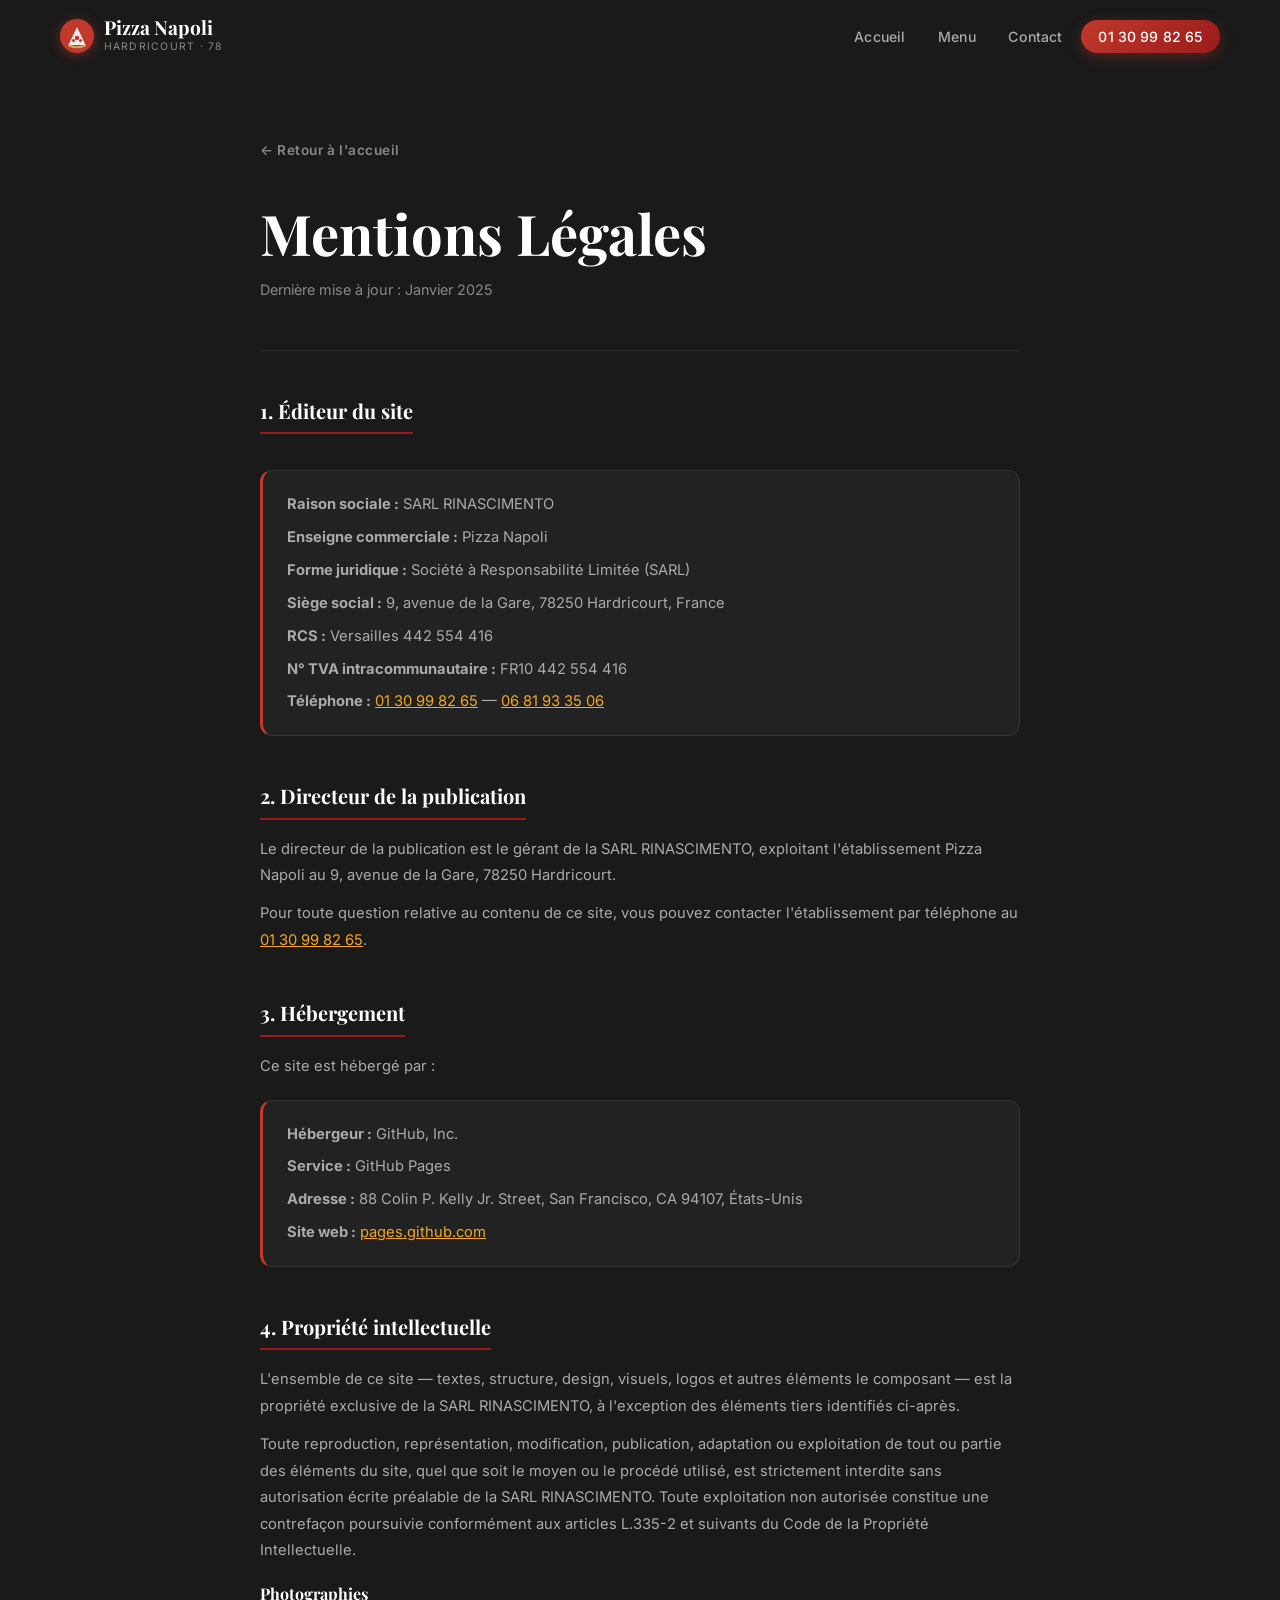
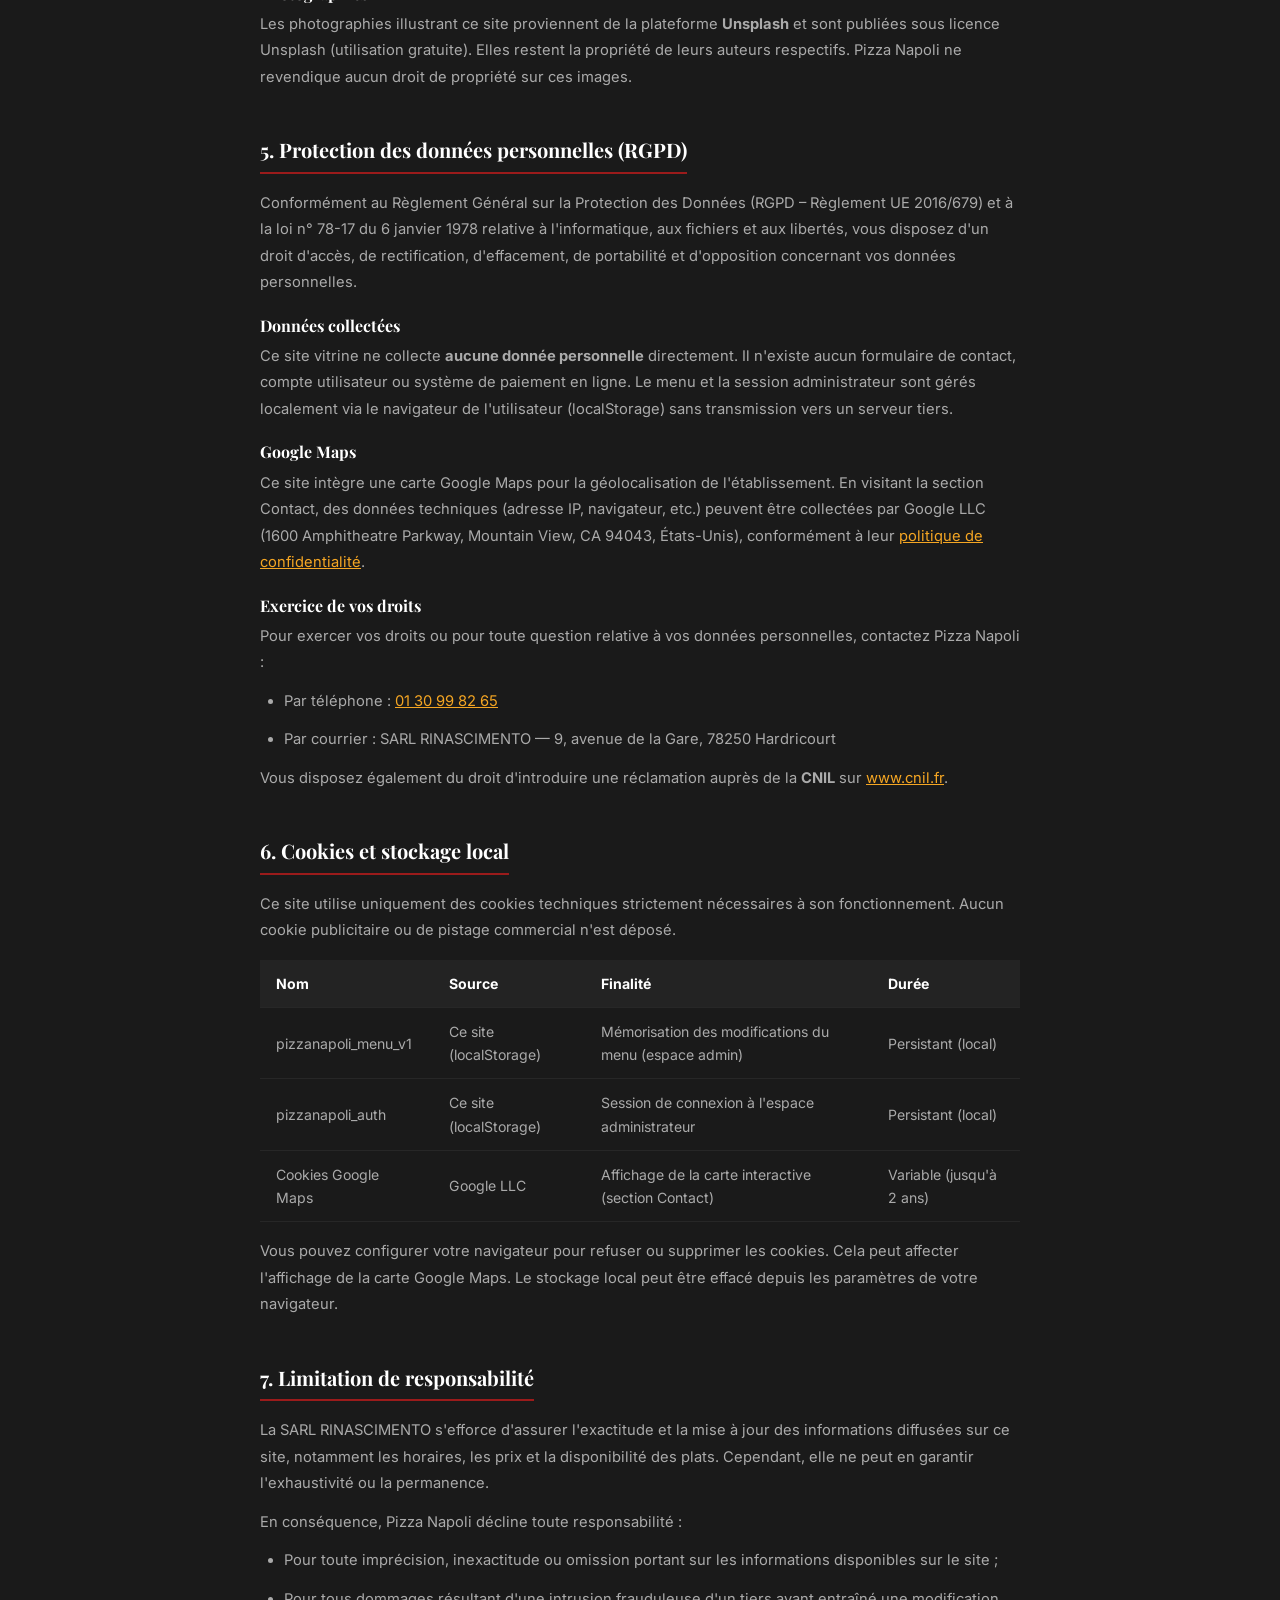
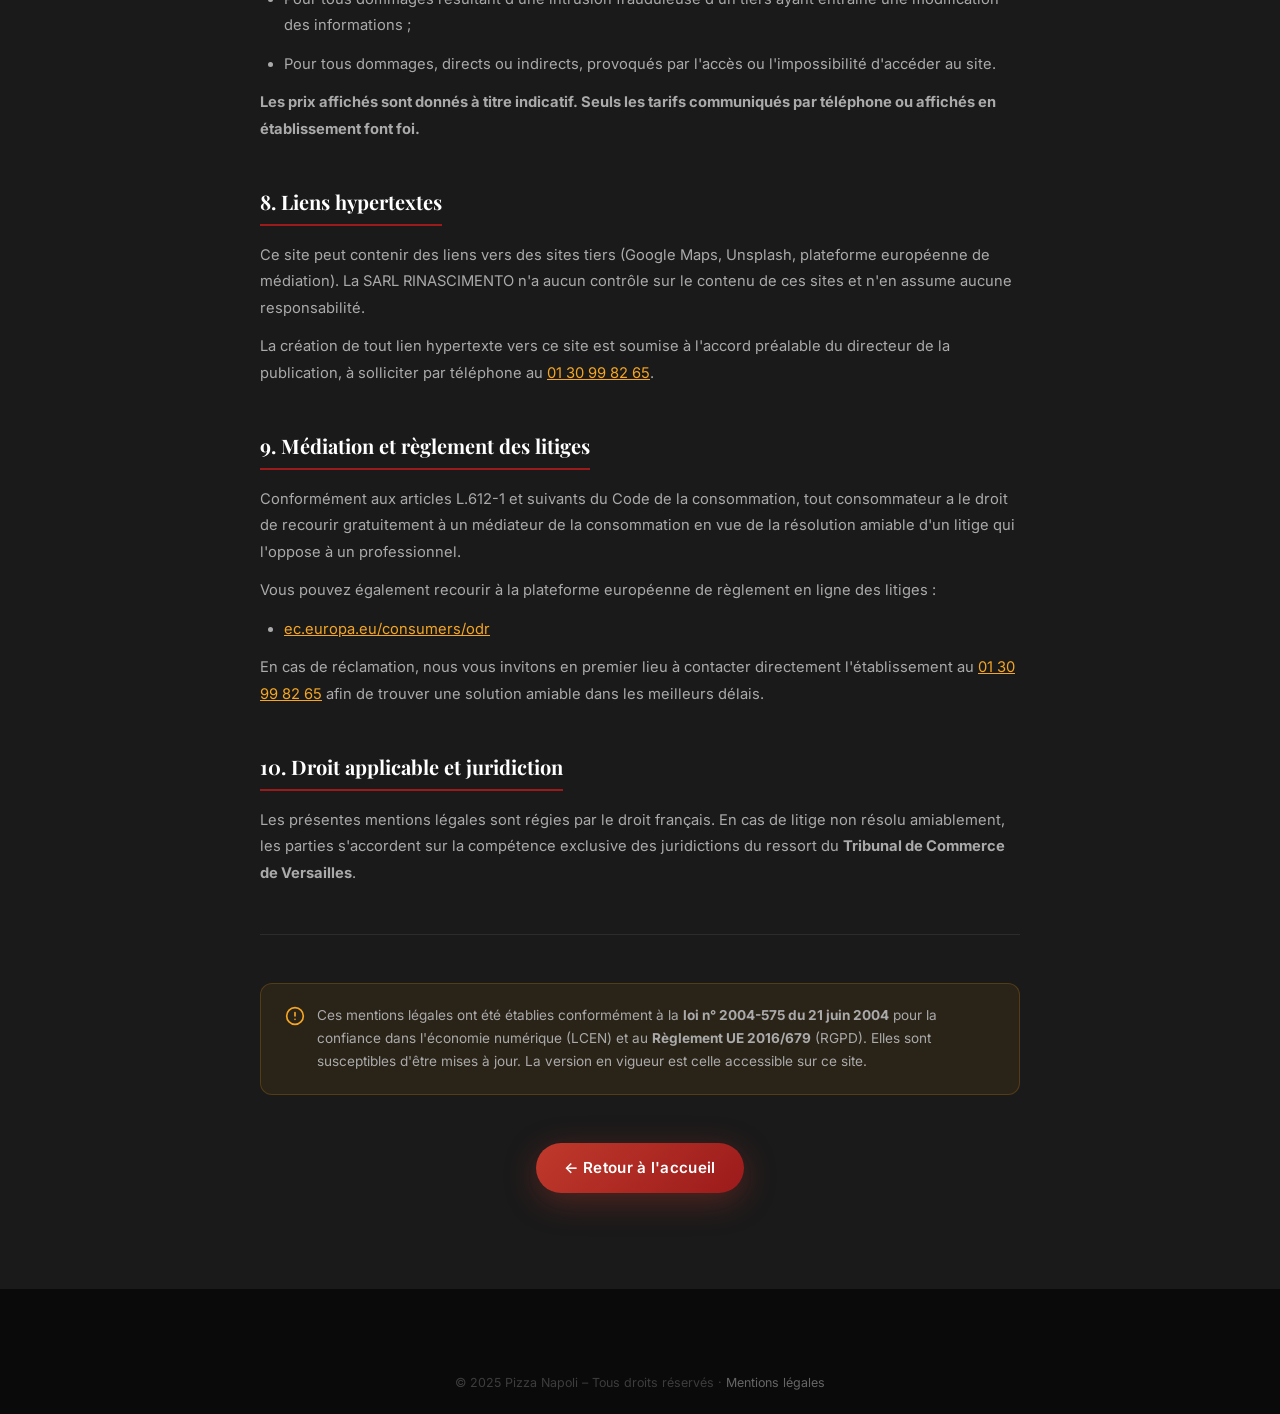
<file: mentions-legales.html>
<!DOCTYPE html>
<html lang="fr">
<head>
  <meta charset="UTF-8">
  <meta name="viewport" content="width=device-width, initial-scale=1.0">
  <title>Mentions Légales | Pizza Napoli – Hardricourt (78250)</title>
  <meta name="description" content="Mentions légales du site Pizza Napoli, pizzeria artisanale à Hardricourt (78250).">
  <meta name="robots" content="noindex, follow">
  <link rel="canonical" href="https://www.pizzanapoli78.fr/mentions-legales.html">

  <!-- Fonts -->
  <link rel="preconnect" href="https://fonts.googleapis.com">
  <link rel="preconnect" href="https://fonts.gstatic.com" crossorigin>
  <link href="https://fonts.googleapis.com/css2?family=Inter:wght@400;500;600;700&family=Playfair+Display:wght@700;900&display=swap" rel="stylesheet">

  <!-- Styles -->
  <link rel="stylesheet" href="css/style.css">

  <link rel="icon" href="data:image/svg+xml,<svg xmlns='http://www.w3.org/2000/svg' viewBox='0 0 100 100'><rect width='100' height='100' rx='18' fill='%23C0392B'/><text y='.85em' x='.1em' font-size='80' font-family='serif' fill='white'>P</text></svg>">

  <style>
    /* Page-specific overrides */
    body { background: var(--dark-800); color: var(--white); }

    .legal-page {
      min-height: 100vh;
      padding: calc(var(--nav-h) + 4rem) 0 6rem;
    }
    .legal-page .container { max-width: 800px; }

    .legal-back {
      display: inline-flex;
      align-items: center;
      gap: 0.5rem;
      color: var(--dark-300);
      font-size: 0.85rem;
      font-weight: 600;
      letter-spacing: 0.04em;
      margin-bottom: 2.5rem;
      transition: var(--transition-fast);
    }
    .legal-back:hover { color: var(--white); }

    .legal-hero {
      margin-bottom: 3rem;
    }
    .legal-hero h1 {
      font-family: var(--font-display);
      font-size: clamp(2rem, 5vw, 3.5rem);
      color: var(--white);
      margin-bottom: 0.75rem;
      line-height: 1.15;
    }
    .legal-hero p {
      color: var(--dark-300);
      font-size: 0.9rem;
    }

    .legal-divider {
      height: 1px;
      background: rgba(255,255,255,0.08);
      margin: 3rem 0;
    }

    .legal-section {
      margin-bottom: 3rem;
    }
    .legal-section h2 {
      font-family: var(--font-display);
      font-size: 1.25rem;
      color: var(--white);
      margin-bottom: 1rem;
      padding-bottom: 0.6rem;
      border-bottom: 2px solid var(--red-700);
      display: inline-block;
    }
    .legal-section p,
    .legal-section li {
      color: var(--dark-200);
      line-height: 1.8;
      font-size: 0.92rem;
      margin-bottom: 0.75rem;
    }
    .legal-section ul {
      list-style: disc;
      padding-left: 1.5rem;
    }
    .legal-section a {
      color: var(--amber-400);
      text-decoration: underline;
      transition: var(--transition-fast);
    }
    .legal-section a:hover { color: var(--amber-500); }

    .legal-highlight {
      background: rgba(255,255,255,0.04);
      border: 1px solid rgba(255,255,255,0.08);
      border-left: 3px solid var(--red-600);
      border-radius: var(--radius-md);
      padding: 1.25rem 1.5rem;
      margin: 1.25rem 0;
    }
    .legal-highlight p { margin-bottom: 0.4rem; }
    .legal-highlight p:last-child { margin-bottom: 0; }

    .legal-table {
      width: 100%;
      border-collapse: collapse;
      margin: 1rem 0;
    }
    .legal-table th,
    .legal-table td {
      padding: 0.75rem 1rem;
      text-align: left;
      font-size: 0.88rem;
      border-bottom: 1px solid rgba(255,255,255,0.06);
    }
    .legal-table th {
      color: var(--white);
      font-weight: 700;
      background: rgba(255,255,255,0.04);
    }
    .legal-table td { color: var(--dark-200); }

    .legal-footer-note {
      background: rgba(243,156,18,0.08);
      border: 1px solid rgba(243,156,18,0.2);
      border-radius: var(--radius-md);
      padding: 1.25rem 1.5rem;
      display: flex;
      gap: 0.75rem;
      align-items: flex-start;
      font-size: 0.85rem;
      color: var(--dark-200);
      line-height: 1.7;
    }
    .legal-footer-note > svg { flex-shrink: 0; margin-top: 2px; }
  </style>
</head>

<body>

  <!-- Header -->
  <header class="header header--scrolled" id="header">
    <nav class="nav container">
      <a href="index.html" class="nav__logo" aria-label="Pizza Napoli – Accueil">
        <svg class="nav__logo-icon" width="34" height="34" viewBox="0 0 34 34" fill="none" aria-hidden="true" xmlns="http://www.w3.org/2000/svg">
          <circle cx="17" cy="17" r="17" fill="#C0392B"/>
          <path d="M17 8L8.5 26h17L17 8z" fill="white" opacity="0.9"/>
          <circle cx="17" cy="19" r="2.2" fill="#C0392B"/>
          <circle cx="13.5" cy="21.5" r="1.5" fill="#C0392B"/>
          <circle cx="20.5" cy="21.5" r="1.5" fill="#C0392B"/>
          <path d="M9 26.5 Q17 30 25 26.5" stroke="#D4A55A" stroke-width="2" fill="none" stroke-linecap="round"/>
        </svg>
        <div>
          <span class="nav__logo-name">Pizza Napoli</span>
          <span class="nav__logo-sub">Hardricourt · 78</span>
        </div>
      </a>
      <ul class="nav__links">
        <li><a href="index.html#accueil" class="nav__link">Accueil</a></li>
        <li><a href="index.html#menu"    class="nav__link">Menu</a></li>
        <li><a href="index.html#contact" class="nav__link">Contact</a></li>
        <li>
          <a href="tel:0130998265" class="nav__link nav__link--cta" aria-label="Appeler le 01 30 99 82 65">01 30 99 82 65</a>
        </li>
      </ul>
      <button class="nav__toggle" id="navToggle" aria-label="Menu" aria-expanded="false" aria-controls="navMobile">
        <span></span><span></span><span></span>
      </button>
    </nav>

    <!-- Mobile nav -->
    <nav class="nav__mobile" id="navMobile" aria-label="Menu mobile">
      <a href="index.html#accueil" class="nav__link">Accueil</a>
      <a href="index.html#menu"    class="nav__link">Menu</a>
      <a href="index.html#contact" class="nav__link">Contact</a>
      <a href="mentions-legales.html" class="nav__link">Mentions légales</a>
      <a href="tel:0130998265" class="nav__link nav__link--cta" aria-label="Appeler le 01 30 99 82 65">01 30 99 82 65</a>
    </nav>
  </header>

  <!-- Page Content -->
  <main class="legal-page" role="main">
    <div class="container">

      <a href="index.html" class="legal-back">← Retour à l'accueil</a>

      <div class="legal-hero">
        <h1>Mentions Légales</h1>
        <p>Dernière mise à jour : Janvier 2025</p>
      </div>

      <div class="legal-divider"></div>

      <!-- 1. Éditeur -->
      <section class="legal-section" aria-labelledby="editeur">
        <h2 id="editeur">1. Éditeur du site</h2>
        <div class="legal-highlight">
          <p><strong>Raison sociale :</strong> SARL RINASCIMENTO</p>
          <p><strong>Enseigne commerciale :</strong> Pizza Napoli</p>
          <p><strong>Forme juridique :</strong> Société à Responsabilité Limitée (SARL)</p>
          <p><strong>Siège social :</strong> 9, avenue de la Gare, 78250 Hardricourt, France</p>
          <p><strong>RCS :</strong> Versailles 442 554 416</p>
          <p><strong>N° TVA intracommunautaire :</strong> FR10 442 554 416</p>
          <p><strong>Téléphone :</strong> <a href="tel:0130998265">01 30 99 82 65</a> — <a href="tel:0681933506">06 81 93 35 06</a></p>
        </div>
      </section>

      <!-- 2. Directeur de publication -->
      <section class="legal-section" aria-labelledby="directeur">
        <h2 id="directeur">2. Directeur de la publication</h2>
        <p>Le directeur de la publication est le gérant de la SARL RINASCIMENTO, exploitant l'établissement Pizza Napoli au 9, avenue de la Gare, 78250 Hardricourt.</p>
        <p>Pour toute question relative au contenu de ce site, vous pouvez contacter l'établissement par téléphone au <a href="tel:0130998265">01 30 99 82 65</a>.</p>
      </section>

      <!-- 3. Hébergement -->
      <section class="legal-section" aria-labelledby="hebergeur">
        <h2 id="hebergeur">3. Hébergement</h2>
        <p>Ce site est hébergé par :</p>
        <div class="legal-highlight">
          <p><strong>Hébergeur :</strong> GitHub, Inc.</p>
          <p><strong>Service :</strong> GitHub Pages</p>
          <p><strong>Adresse :</strong> 88 Colin P. Kelly Jr. Street, San Francisco, CA 94107, États-Unis</p>
          <p><strong>Site web :</strong> <a href="https://pages.github.com" target="_blank" rel="noopener noreferrer">pages.github.com</a></p>
        </div>
      </section>

      <!-- 4. Propriété intellectuelle -->
      <section class="legal-section" aria-labelledby="propriete">
        <h2 id="propriete">4. Propriété intellectuelle</h2>
        <p>L'ensemble de ce site — textes, structure, design, visuels, logos et autres éléments le composant — est la propriété exclusive de la SARL RINASCIMENTO, à l'exception des éléments tiers identifiés ci-après.</p>
        <p>Toute reproduction, représentation, modification, publication, adaptation ou exploitation de tout ou partie des éléments du site, quel que soit le moyen ou le procédé utilisé, est strictement interdite sans autorisation écrite préalable de la SARL RINASCIMENTO. Toute exploitation non autorisée constitue une contrefaçon poursuivie conformément aux articles L.335-2 et suivants du Code de la Propriété Intellectuelle.</p>

        <h3 style="color:var(--white); font-size:1rem; margin:1.25rem 0 0.5rem;">Photographies</h3>
        <p>Les photographies illustrant ce site proviennent de la plateforme <strong>Unsplash</strong> et sont publiées sous licence Unsplash (utilisation gratuite). Elles restent la propriété de leurs auteurs respectifs. Pizza Napoli ne revendique aucun droit de propriété sur ces images.</p>
      </section>

      <!-- 5. Données personnelles (RGPD) -->
      <section class="legal-section" aria-labelledby="donnees">
        <h2 id="donnees">5. Protection des données personnelles (RGPD)</h2>
        <p>Conformément au Règlement Général sur la Protection des Données (RGPD – Règlement UE 2016/679) et à la loi n° 78-17 du 6 janvier 1978 relative à l'informatique, aux fichiers et aux libertés, vous disposez d'un droit d'accès, de rectification, d'effacement, de portabilité et d'opposition concernant vos données personnelles.</p>

        <h3 style="color:var(--white); font-size:1rem; margin:1.25rem 0 0.5rem;">Données collectées</h3>
        <p>Ce site vitrine ne collecte <strong>aucune donnée personnelle</strong> directement. Il n'existe aucun formulaire de contact, compte utilisateur ou système de paiement en ligne. Le menu et la session administrateur sont gérés localement via le navigateur de l'utilisateur (localStorage) sans transmission vers un serveur tiers.</p>

        <h3 style="color:var(--white); font-size:1rem; margin:1.25rem 0 0.5rem;">Google Maps</h3>
        <p>Ce site intègre une carte Google Maps pour la géolocalisation de l'établissement. En visitant la section Contact, des données techniques (adresse IP, navigateur, etc.) peuvent être collectées par Google LLC (1600 Amphitheatre Parkway, Mountain View, CA 94043, États-Unis), conformément à leur <a href="https://policies.google.com/privacy" target="_blank" rel="noopener noreferrer">politique de confidentialité</a>.</p>

        <h3 style="color:var(--white); font-size:1rem; margin:1.25rem 0 0.5rem;">Exercice de vos droits</h3>
        <p>Pour exercer vos droits ou pour toute question relative à vos données personnelles, contactez Pizza Napoli :</p>
        <ul>
          <li>Par téléphone : <a href="tel:0130998265">01 30 99 82 65</a></li>
          <li>Par courrier : SARL RINASCIMENTO — 9, avenue de la Gare, 78250 Hardricourt</li>
        </ul>
        <p>Vous disposez également du droit d'introduire une réclamation auprès de la <strong>CNIL</strong> sur <a href="https://www.cnil.fr" target="_blank" rel="noopener noreferrer">www.cnil.fr</a>.</p>
      </section>

      <!-- 6. Cookies -->
      <section class="legal-section" aria-labelledby="cookies">
        <h2 id="cookies">6. Cookies et stockage local</h2>
        <p>Ce site utilise uniquement des cookies techniques strictement nécessaires à son fonctionnement. Aucun cookie publicitaire ou de pistage commercial n'est déposé.</p>

        <table class="legal-table" aria-label="Tableau des cookies et du stockage local">
          <thead>
            <tr>
              <th>Nom</th>
              <th>Source</th>
              <th>Finalité</th>
              <th>Durée</th>
            </tr>
          </thead>
          <tbody>
            <tr>
              <td>pizzanapoli_menu_v1</td>
              <td>Ce site (localStorage)</td>
              <td>Mémorisation des modifications du menu (espace admin)</td>
              <td>Persistant (local)</td>
            </tr>
            <tr>
              <td>pizzanapoli_auth</td>
              <td>Ce site (localStorage)</td>
              <td>Session de connexion à l'espace administrateur</td>
              <td>Persistant (local)</td>
            </tr>
            <tr>
              <td>Cookies Google Maps</td>
              <td>Google LLC</td>
              <td>Affichage de la carte interactive (section Contact)</td>
              <td>Variable (jusqu'à 2 ans)</td>
            </tr>
          </tbody>
        </table>

        <p>Vous pouvez configurer votre navigateur pour refuser ou supprimer les cookies. Cela peut affecter l'affichage de la carte Google Maps. Le stockage local peut être effacé depuis les paramètres de votre navigateur.</p>
      </section>

      <!-- 7. Responsabilité -->
      <section class="legal-section" aria-labelledby="responsabilite">
        <h2 id="responsabilite">7. Limitation de responsabilité</h2>
        <p>La SARL RINASCIMENTO s'efforce d'assurer l'exactitude et la mise à jour des informations diffusées sur ce site, notamment les horaires, les prix et la disponibilité des plats. Cependant, elle ne peut en garantir l'exhaustivité ou la permanence.</p>
        <p>En conséquence, Pizza Napoli décline toute responsabilité :</p>
        <ul>
          <li>Pour toute imprécision, inexactitude ou omission portant sur les informations disponibles sur le site ;</li>
          <li>Pour tous dommages résultant d'une intrusion frauduleuse d'un tiers ayant entraîné une modification des informations ;</li>
          <li>Pour tous dommages, directs ou indirects, provoqués par l'accès ou l'impossibilité d'accéder au site.</li>
        </ul>
        <p><strong>Les prix affichés sont donnés à titre indicatif. Seuls les tarifs communiqués par téléphone ou affichés en établissement font foi.</strong></p>
      </section>

      <!-- 8. Liens hypertextes -->
      <section class="legal-section" aria-labelledby="liens">
        <h2 id="liens">8. Liens hypertextes</h2>
        <p>Ce site peut contenir des liens vers des sites tiers (Google Maps, Unsplash, plateforme européenne de médiation). La SARL RINASCIMENTO n'a aucun contrôle sur le contenu de ces sites et n'en assume aucune responsabilité.</p>
        <p>La création de tout lien hypertexte vers ce site est soumise à l'accord préalable du directeur de la publication, à solliciter par téléphone au <a href="tel:0130998265">01 30 99 82 65</a>.</p>
      </section>

      <!-- 9. Médiation -->
      <section class="legal-section" aria-labelledby="mediation">
        <h2 id="mediation">9. Médiation et règlement des litiges</h2>
        <p>Conformément aux articles L.612-1 et suivants du Code de la consommation, tout consommateur a le droit de recourir gratuitement à un médiateur de la consommation en vue de la résolution amiable d'un litige qui l'oppose à un professionnel.</p>
        <p>Vous pouvez également recourir à la plateforme européenne de règlement en ligne des litiges :</p>
        <ul>
          <li><a href="https://ec.europa.eu/consumers/odr" target="_blank" rel="noopener noreferrer">ec.europa.eu/consumers/odr</a></li>
        </ul>
        <p>En cas de réclamation, nous vous invitons en premier lieu à contacter directement l'établissement au <a href="tel:0130998265">01 30 99 82 65</a> afin de trouver une solution amiable dans les meilleurs délais.</p>
      </section>

      <!-- 10. Droit applicable -->
      <section class="legal-section" aria-labelledby="droit">
        <h2 id="droit">10. Droit applicable et juridiction</h2>
        <p>Les présentes mentions légales sont régies par le droit français. En cas de litige non résolu amiablement, les parties s'accordent sur la compétence exclusive des juridictions du ressort du <strong>Tribunal de Commerce de Versailles</strong>.</p>
      </section>

      <div class="legal-divider"></div>

      <div class="legal-footer-note" role="note">
        <svg width="20" height="20" viewBox="0 0 24 24" fill="none" stroke="currentColor" stroke-width="2" stroke-linecap="round" stroke-linejoin="round" style="color:var(--amber-400);" aria-hidden="true">
          <circle cx="12" cy="12" r="10"/><line x1="12" y1="8" x2="12" y2="12"/><line x1="12" y1="16" x2="12.01" y2="16"/>
        </svg>
        <p>
          Ces mentions légales ont été établies conformément à la <strong>loi n° 2004-575 du 21 juin 2004</strong> pour la confiance dans l'économie numérique (LCEN) et au <strong>Règlement UE 2016/679</strong> (RGPD). Elles sont susceptibles d'être mises à jour. La version en vigueur est celle accessible sur ce site.
        </p>
      </div>

      <div style="margin-top:3rem; text-align:center;">
        <a href="index.html" class="btn btn--primary">← Retour à l'accueil</a>
      </div>

    </div>
  </main>

  <!-- Footer -->
  <footer class="footer" role="contentinfo">
    <div class="footer__bottom">
      <div class="container">
        <p>© 2025 Pizza Napoli – Tous droits réservés · <a href="mentions-legales.html">Mentions légales</a></p>
      </div>
    </div>
  </footer>

  <script src="js/app.js"></script>
</body>
</html>
</file>
<file: css/style.css>
/* ============================================================
   PIZZA NAPOLI — Feuille de style principale
   ============================================================ */

/* ============================================================
   1. RESET & BASE
   ============================================================ */
*, *::before, *::after { box-sizing: border-box; margin: 0; padding: 0; }

html {
  scroll-behavior: smooth;
  font-size: 16px;
  -webkit-text-size-adjust: 100%;
}

body {
  font-family: var(--font-body);
  color: var(--text-primary);
  background: var(--cream-50);
  line-height: 1.65;
  overflow-x: hidden;
}

img { max-width: 100%; height: auto; display: block; }
a { color: inherit; text-decoration: none; }
ul, ol { list-style: none; }
button { cursor: pointer; border: none; background: none; font-family: inherit; }

/* ============================================================
   2. CSS CUSTOM PROPERTIES
   ============================================================ */
:root {
  /* Colors */
  --red-800:  #7B1818;
  --red-700:  #9B1B1B;
  --red-600:  #C0392B;
  --red-500:  #E74C3C;
  --red-100:  #FDECEA;
  --amber-500: #F39C12;
  --amber-400: #F5A623;
  --amber-100: #FEF3C7;
  --green-600: #1E8449;
  --green-500: #27AE60;
  --green-100: #D5F5E3;
  --purple-500: #8E44AD;
  --purple-100: #F3E5F5;
  --blue-500:  #2980B9;
  --blue-100:  #E3F2FD;
  --brown-600: #6B3A1F;
  --brown-500: #8B4513;
  --brown-100: #F5E6D3;

  --dark-950: #0A0A0A;
  --dark-900: #0F0F0F;
  --dark-800: #1A1A1A;
  --dark-700: #2C2C2C;
  --dark-600: #3D3D3D;
  --dark-400: #666666;
  --dark-300: #888888;
  --dark-200: #AAAAAA;

  --cream-50:  #FFFDF9;
  --cream-100: #FFF8F0;
  --cream-200: #FEF0E0;
  --cream-300: #FADDBB;

  --text-primary:   #1A1A1A;
  --text-secondary: #444444;
  --text-muted:     #777777;
  --white: #FFFFFF;

  /* Typography */
  --font-display: 'Playfair Display', Georgia, serif;
  --font-body:    'Inter', -apple-system, BlinkMacSystemFont, 'Segoe UI', sans-serif;
  --font-accent:  'Dancing Script', cursive;

  /* Shadows */
  --shadow-xs: 0 1px 4px rgba(0,0,0,0.06);
  --shadow-sm: 0 2px 10px rgba(0,0,0,0.08);
  --shadow-md: 0 4px 24px rgba(0,0,0,0.12);
  --shadow-lg: 0 8px 40px rgba(0,0,0,0.16);
  --shadow-xl: 0 16px 64px rgba(0,0,0,0.22);
  --shadow-red: 0 8px 32px rgba(192,57,43,0.35);

  /* Border radius */
  --radius-sm:  6px;
  --radius-md: 12px;
  --radius-lg: 20px;
  --radius-xl: 32px;
  --radius-full: 9999px;

  /* Transitions */
  --ease: cubic-bezier(0.4, 0, 0.2, 1);
  --transition: all 0.3s var(--ease);
  --transition-fast: all 0.18s var(--ease);
  --transition-slow: all 0.55s var(--ease);

  /* Layout */
  --container: 1200px;
  --nav-h: 72px;
}

/* ============================================================
   3. TYPOGRAPHY
   ============================================================ */
h1, h2, h3, h4, h5 {
  font-family: var(--font-display);
  line-height: 1.2;
  font-weight: 700;
}

.section-eyebrow {
  display: inline-block;
  font-size: 0.75rem;
  font-weight: 700;
  letter-spacing: 0.18em;
  text-transform: uppercase;
  color: var(--red-600);
  margin-bottom: 0.75rem;
}
.section-eyebrow--light { color: var(--amber-400); }

.section-title {
  font-family: var(--font-display);
  font-size: clamp(1.75rem, 4vw, 2.75rem);
  color: var(--text-primary);
  margin-bottom: 1rem;
}
.section-title--light { color: var(--white); }

.section-description {
  font-size: 1rem;
  color: var(--text-muted);
  max-width: 560px;
  line-height: 1.7;
}
.section-description--light { color: var(--dark-200); }

.section-header {
  text-align: center;
  margin-bottom: 3rem;
}
.section-header .section-description { margin-left: auto; margin-right: auto; }

/* ============================================================
   4. UTILITIES
   ============================================================ */
.container {
  width: 100%;
  max-width: var(--container);
  margin-left: auto;
  margin-right: auto;
  padding-left: 1.25rem;
  padding-right: 1.25rem;
}

.sr-only {
  position: absolute; width: 1px; height: 1px;
  padding: 0; margin: -1px; overflow: hidden;
  clip: rect(0,0,0,0); white-space: nowrap; border: 0;
}

/* ============================================================
   5. BUTTONS
   ============================================================ */
.btn {
  display: inline-flex;
  align-items: center;
  justify-content: center;
  gap: 0.5rem;
  padding: 0.8rem 1.75rem;
  border-radius: var(--radius-full);
  font-weight: 600;
  font-size: 0.95rem;
  letter-spacing: 0.02em;
  transition: var(--transition);
  position: relative;
  overflow: hidden;
  white-space: nowrap;
}
.btn::after {
  content: '';
  position: absolute;
  inset: 0;
  background: rgba(255,255,255,0.12);
  opacity: 0;
  transition: var(--transition-fast);
}
.btn:hover::after { opacity: 1; }

.btn--primary {
  background: linear-gradient(135deg, var(--red-600) 0%, var(--red-700) 100%);
  color: var(--white);
  box-shadow: var(--shadow-red);
}
.btn--primary:hover {
  transform: translateY(-2px);
  box-shadow: 0 12px 40px rgba(192,57,43,0.45);
}
.btn--primary:active { transform: translateY(0); }

.btn--outline {
  border: 2px solid rgba(255,255,255,0.5);
  color: var(--white);
  background: transparent;
}
.btn--outline:hover {
  border-color: var(--white);
  background: rgba(255,255,255,0.08);
  transform: translateY(-2px);
}

.btn--lg { padding: 1rem 2.25rem; font-size: 1rem; }

/* ============================================================
   6. HEADER & NAVIGATION
   ============================================================ */
.header {
  position: fixed;
  top: 0; left: 0; right: 0;
  z-index: 1000;
  height: var(--nav-h);
  transition: var(--transition);
}
.header--scrolled {
  background: rgba(15, 15, 15, 0.96);
  backdrop-filter: blur(20px);
  -webkit-backdrop-filter: blur(20px);
  box-shadow: 0 2px 24px rgba(0,0,0,0.35);
}
.header--hidden {
  transform: translateY(-100%);
}

.nav {
  height: 100%;
  display: flex;
  align-items: center;
  justify-content: space-between;
  gap: 1.5rem;
}

/* Logo */
.nav__logo {
  display: flex;
  align-items: center;
  gap: 0.6rem;
  flex-shrink: 0;
}
.nav__logo-icon {
  font-size: 1.6rem;
  line-height: 1;
  filter: drop-shadow(0 2px 6px rgba(192,57,43,0.5));
}
.nav__logo-name {
  font-family: var(--font-display);
  font-size: 1.2rem;
  font-weight: 700;
  color: var(--white);
  display: block;
  line-height: 1.1;
}
.nav__logo-sub {
  font-size: 0.65rem;
  letter-spacing: 0.12em;
  text-transform: uppercase;
  color: var(--dark-300);
  display: block;
}

/* Nav links */
.nav__links {
  display: none;
  align-items: center;
  gap: 0.25rem;
}

.nav__link {
  font-size: 0.88rem;
  font-weight: 500;
  color: var(--dark-200);
  padding: 0.45rem 0.9rem;
  border-radius: var(--radius-full);
  transition: var(--transition-fast);
  letter-spacing: 0.01em;
}
.nav__link:hover { color: var(--white); background: rgba(255,255,255,0.07); }
.nav__link.active { color: var(--white); }

.nav__link--cta {
  background: linear-gradient(135deg, var(--red-600), var(--red-700));
  color: var(--white) !important;
  padding: 0.5rem 1.1rem;
  box-shadow: 0 4px 14px rgba(192,57,43,0.35);
}
.nav__link--cta:hover {
  background: linear-gradient(135deg, var(--red-500), var(--red-600)) !important;
  box-shadow: 0 6px 20px rgba(192,57,43,0.45);
  transform: translateY(-1px);
}

/* Hamburger */
.nav__toggle {
  display: flex;
  flex-direction: column;
  justify-content: center;
  gap: 5px;
  width: 40px;
  height: 40px;
  padding: 8px;
  border-radius: var(--radius-sm);
  transition: var(--transition-fast);
}
.nav__toggle:hover { background: rgba(255,255,255,0.07); }
.nav__toggle span {
  display: block;
  width: 100%;
  height: 2px;
  background: var(--white);
  border-radius: 2px;
  transition: var(--transition);
  transform-origin: center;
}
.nav__toggle.open span:nth-child(1) { transform: translateY(7px) rotate(45deg); }
.nav__toggle.open span:nth-child(2) { opacity: 0; transform: scaleX(0); }
.nav__toggle.open span:nth-child(3) { transform: translateY(-7px) rotate(-45deg); }

/* Mobile menu overlay */
.nav__mobile {
  display: none;
  position: fixed;
  top: var(--nav-h);
  left: 0; right: 0;
  background: rgba(10, 10, 10, 0.98);
  backdrop-filter: blur(20px);
  padding: 1.5rem 1.25rem 2rem;
  z-index: 999;
  flex-direction: column;
  gap: 0.25rem;
  border-top: 1px solid rgba(255,255,255,0.06);
  animation: slideDown 0.25s var(--ease);
}
.nav__mobile.open { display: flex; }
.nav__mobile .nav__link {
  font-size: 1rem;
  padding: 0.85rem 1rem;
  border-radius: var(--radius-md);
  color: var(--dark-200);
  border-bottom: 1px solid rgba(255,255,255,0.04);
}
.nav__mobile .nav__link:last-child { border-bottom: none; }
.nav__mobile .nav__link--cta {
  margin-top: 0.75rem;
  text-align: center;
  border-bottom: none;
}

@keyframes slideDown {
  from { opacity: 0; transform: translateY(-12px); }
  to   { opacity: 1; transform: translateY(0); }
}

/* ============================================================
   7. HERO
   ============================================================ */
.hero {
  position: relative;
  min-height: 100svh;
  display: flex;
  flex-direction: column;
  align-items: center;
  justify-content: center;
  overflow: hidden;
  background: var(--dark-900);
  padding-top: var(--nav-h);
}

/* Animated background glows */
.hero__bg {
  position: absolute;
  inset: 0;
  pointer-events: none;
}
.hero__glow {
  position: absolute;
  border-radius: 50%;
  filter: blur(80px);
}
.hero__glow--1 {
  width: 60vw; height: 60vw;
  max-width: 700px; max-height: 700px;
  background: radial-gradient(circle, rgba(192,57,43,0.45) 0%, transparent 70%);
  top: -15%; left: -15%;
  animation: glowDrift1 12s ease-in-out infinite alternate;
}
.hero__glow--2 {
  width: 50vw; height: 50vw;
  max-width: 600px; max-height: 600px;
  background: radial-gradient(circle, rgba(243,156,18,0.25) 0%, transparent 70%);
  bottom: -10%; right: -10%;
  animation: glowDrift2 15s ease-in-out infinite alternate;
}
.hero__glow--3 {
  width: 35vw; height: 35vw;
  max-width: 400px; max-height: 400px;
  background: radial-gradient(circle, rgba(139,26,26,0.3) 0%, transparent 70%);
  top: 40%; left: 55%;
  animation: glowDrift3 10s ease-in-out infinite alternate;
}

@keyframes glowDrift1 {
  from { transform: translate(0,0) scale(1); }
  to   { transform: translate(8vw, 6vh) scale(1.15); }
}
@keyframes glowDrift2 {
  from { transform: translate(0,0) scale(1); }
  to   { transform: translate(-6vw,-8vh) scale(1.1); }
}
@keyframes glowDrift3 {
  from { transform: translate(0,0) scale(1); opacity: 0.6; }
  to   { transform: translate(-4vw, 4vh) scale(1.2); opacity: 1; }
}

/* Grain texture overlay */
.hero::before {
  content: '';
  position: absolute;
  inset: 0;
  background-image: url("data:image/svg+xml,%3Csvg viewBox='0 0 256 256' xmlns='http://www.w3.org/2000/svg'%3E%3Cfilter id='noise'%3E%3CfeTurbulence type='fractalNoise' baseFrequency='0.9' numOctaves='4' stitchTiles='stitch'/%3E%3C/filter%3E%3Crect width='100%25' height='100%25' filter='url(%23noise)' opacity='0.035'/%3E%3C/svg%3E");
  opacity: 0.4;
  pointer-events: none;
  z-index: 1;
}

.hero__content {
  position: relative;
  z-index: 2;
  text-align: center;
  padding: 2rem 1rem;
  max-width: 800px;
}

.hero__eyebrow {
  display: inline-flex;
  align-items: center;
  gap: 0.75rem;
  font-size: 0.72rem;
  font-weight: 700;
  letter-spacing: 0.22em;
  text-transform: uppercase;
  color: var(--amber-400);
  margin-bottom: 1.5rem;
  opacity: 0;
  animation: fadeInUp 0.8s var(--ease) 0.2s forwards;
}
.hero__eyebrow::before,
.hero__eyebrow::after {
  content: '';
  display: block;
  width: 32px;
  height: 1px;
  background: var(--amber-400);
  opacity: 0.6;
}

.hero__title {
  font-family: var(--font-display);
  font-size: clamp(3.5rem, 12vw, 8rem);
  font-weight: 900;
  color: var(--white);
  line-height: 1;
  margin-bottom: 1.5rem;
  letter-spacing: -0.02em;
  opacity: 0;
  animation: fadeInUp 0.9s var(--ease) 0.4s forwards;
}
.hero__title span {
  display: block;
}
.hero__title-line1 {
  color: var(--white);
}
.hero__title-line2 {
  background: linear-gradient(135deg, var(--red-500) 0%, var(--amber-400) 100%);
  -webkit-background-clip: text;
  -webkit-text-fill-color: transparent;
  background-clip: text;
}

.hero__subtitle {
  font-size: clamp(0.95rem, 2.5vw, 1.15rem);
  color: var(--dark-200);
  line-height: 1.7;
  margin-bottom: 2.5rem;
  opacity: 0;
  animation: fadeInUp 0.9s var(--ease) 0.6s forwards;
}
.hero__subtitle em {
  color: var(--amber-400);
  font-style: normal;
  font-weight: 600;
}

.hero__cta {
  display: flex;
  flex-wrap: wrap;
  gap: 1rem;
  justify-content: center;
  opacity: 0;
  animation: fadeInUp 0.9s var(--ease) 0.8s forwards;
}

/* Scroll hint */
.hero__scroll {
  position: absolute;
  bottom: 2rem;
  left: 50%;
  transform: translateX(-50%);
  z-index: 2;
  display: flex;
  flex-direction: column;
  align-items: center;
  gap: 0.4rem;
  opacity: 0;
  animation: fadeIn 1s var(--ease) 1.5s forwards;
}
.hero__scroll-mouse {
  width: 22px;
  height: 36px;
  border: 2px solid rgba(255,255,255,0.3);
  border-radius: 11px;
  position: relative;
}
.hero__scroll-wheel {
  width: 3px;
  height: 6px;
  background: var(--amber-400);
  border-radius: 2px;
  position: absolute;
  top: 5px;
  left: 50%;
  transform: translateX(-50%);
  animation: scrollWheel 2s ease-in-out infinite;
}
@keyframes scrollWheel {
  0%, 100% { opacity: 1; top: 5px; }
  60%       { opacity: 0; top: 20px; }
}
.hero__scroll-text {
  font-size: 0.65rem;
  letter-spacing: 0.15em;
  text-transform: uppercase;
  color: rgba(255,255,255,0.35);
}

/* Wave SVG separator */
.hero__wave {
  position: absolute;
  bottom: -1px; left: 0; right: 0;
  line-height: 0;
  z-index: 3;
}
.hero__wave svg { display: block; width: 100%; }

/* ============================================================
   8. QUICKINFO BAR
   ============================================================ */
.quickinfo {
  background: linear-gradient(135deg, var(--red-700) 0%, var(--red-800) 100%);
  padding: 1rem 0;
}
.quickinfo__grid {
  display: flex;
  flex-wrap: wrap;
  gap: 1rem 2rem;
  justify-content: center;
  align-items: center;
}
.quickinfo__item {
  display: flex;
  align-items: center;
  gap: 0.5rem;
  font-size: 0.85rem;
  color: rgba(255,255,255,0.9);
  font-weight: 500;
}
.quickinfo__item a { color: inherit; transition: var(--transition-fast); }
.quickinfo__item a:hover { color: var(--amber-400); }
.quickinfo__icon {
  width: 20px; height: 20px;
  flex-shrink: 0;
  display: flex;
  align-items: center;
  justify-content: center;
}

/* ============================================================
   9. ABOUT SECTION
   ============================================================ */
.about {
  background: var(--cream-100);
  padding: 6rem 0;
  position: relative;
  overflow: hidden;
}
.about::before {
  content: '';
  position: absolute;
  top: -80px; right: -80px;
  width: 320px; height: 320px;
  border-radius: 50%;
  background: var(--cream-300);
  opacity: 0.5;
  pointer-events: none;
}

.about__grid {
  display: grid;
  grid-template-columns: 1fr;
  gap: 3rem;
  align-items: center;
}

.about__content { order: 2; }

.about__text {
  color: var(--text-secondary);
  line-height: 1.8;
  margin-bottom: 1.25rem;
  font-size: 1rem;
}

.about__pillars {
  display: flex;
  flex-wrap: wrap;
  gap: 0.75rem;
  margin-top: 2rem;
}
.about__pillar {
  display: flex;
  align-items: center;
  gap: 0.5rem;
  background: var(--white);
  border: 1px solid var(--cream-300);
  border-radius: var(--radius-full);
  padding: 0.5rem 1rem;
  font-size: 0.85rem;
  font-weight: 600;
  color: var(--text-secondary);
  box-shadow: var(--shadow-xs);
  transition: var(--transition-fast);
}
.about__pillar:hover {
  border-color: var(--red-500);
  color: var(--red-600);
  transform: translateY(-2px);
  box-shadow: var(--shadow-sm);
}

.about__visual {
  order: 1;
  display: flex;
  justify-content: center;
}
.about__image-wrapper {
  position: relative;
  width: 280px;
  height: 280px;
}
.about__image-bg {
  width: 100%;
  height: 100%;
  border-radius: 50%;
  overflow: hidden;
  box-shadow: var(--shadow-xl);
  background: var(--dark-700);
}
.about__badge {
  position: absolute;
  bottom: 0; right: -12px;
  background: linear-gradient(135deg, var(--amber-400), var(--amber-500));
  border-radius: var(--radius-lg);
  padding: 0.75rem 1.1rem;
  text-align: center;
  box-shadow: var(--shadow-md);
}
.about__badge-number {
  display: block;
  font-family: var(--font-display);
  font-size: 1.75rem;
  font-weight: 900;
  color: var(--white);
  line-height: 1;
}
.about__badge-text {
  display: block;
  font-size: 0.7rem;
  font-weight: 700;
  color: rgba(255,255,255,0.85);
  letter-spacing: 0.05em;
}

/* Wave dividers */
.wave-divider { line-height: 0; }
.wave-divider svg { display: block; width: 100%; }

/* ============================================================
   10. MENU SECTION
   ============================================================ */
.menu-section {
  background: var(--dark-800);
  padding: 6rem 0 5rem;
  position: relative;
}

/* Filter pills */
.menu-filters {
  display: flex;
  flex-wrap: wrap;
  gap: 0.6rem;
  justify-content: center;
  margin-bottom: 3rem;
}

.filter-btn {
  display: inline-flex;
  align-items: center;
  gap: 0.4rem;
  padding: 0.55rem 1.25rem;
  border-radius: var(--radius-full);
  font-size: 0.85rem;
  font-weight: 600;
  color: var(--dark-200);
  background: rgba(255,255,255,0.06);
  border: 1px solid rgba(255,255,255,0.08);
  transition: var(--transition-fast);
  letter-spacing: 0.01em;
  white-space: nowrap;
}
.filter-btn:hover {
  background: rgba(255,255,255,0.1);
  color: var(--white);
  border-color: rgba(255,255,255,0.15);
}
.filter-btn--active {
  background: linear-gradient(135deg, var(--red-600), var(--red-700));
  color: var(--white);
  border-color: transparent;
  box-shadow: 0 4px 16px rgba(192,57,43,0.35);
}

/* Menu Grid */
.menu-grid {
  display: grid;
  grid-template-columns: 1fr;
  gap: 1.25rem;
}

/* Category label rows */
.menu-category-header {
  grid-column: 1 / -1;
  display: flex;
  align-items: center;
  gap: 1rem;
  padding: 0.5rem 0 0.25rem;
  margin-top: 1rem;
}
.menu-category-header:first-child { margin-top: 0; }
.menu-category-header h3 {
  font-family: var(--font-display);
  font-size: 1.15rem;
  color: var(--white);
  white-space: nowrap;
}
.menu-category-header::after {
  content: '';
  flex: 1;
  height: 1px;
  background: rgba(255,255,255,0.08);
}

/* Menu Card */
.menu-card {
  background: var(--dark-700);
  border: 1px solid rgba(255,255,255,0.07);
  border-radius: var(--radius-lg);
  overflow: hidden;
  transition: var(--transition);
  position: relative;
  display: flex;
  flex-direction: column;
}
.menu-card:hover {
  transform: translateY(-5px);
  box-shadow: 0 12px 40px rgba(0,0,0,0.35);
  border-color: rgba(255,255,255,0.14);
}

.menu-card--hidden { display: none; }
.menu-card--entering {
  animation: cardEnter 0.4s var(--ease) both;
}
@keyframes cardEnter {
  from { opacity: 0; transform: translateY(16px) scale(0.97); }
  to   { opacity: 1; transform: translateY(0) scale(1); }
}

/* Card image */
.card__img-wrap {
  position: relative;
  width: 100%;
  height: 180px;
  overflow: hidden;
  background: var(--dark-800);
  flex-shrink: 0;
}
.card__img {
  width: 100%;
  height: 100%;
  object-fit: cover;
  display: block;
  transition: transform 0.55s var(--ease);
}
.menu-card:hover .card__img { transform: scale(1.06); }

/* Color accent strip at bottom of image */
.card__img-wrap::after {
  content: '';
  position: absolute;
  bottom: 0; left: 0; right: 0;
  height: 3px;
  background: var(--card-accent, var(--red-600));
}

/* Badge on image */
.card__img-wrap .card__badge {
  position: absolute;
  top: 0.65rem;
  right: 0.65rem;
}

/* Rupture de stock */
.menu-card--rupture { opacity: 0.72; }
.menu-card--rupture:hover { transform: none; box-shadow: none; }
.menu-card--rupture .card__img { filter: grayscale(60%); }

.card__rupture-overlay {
  position: absolute;
  inset: 0;
  background: rgba(10, 10, 10, 0.62);
  display: flex;
  align-items: center;
  justify-content: center;
  font-size: 0.75rem;
  font-weight: 800;
  letter-spacing: 0.14em;
  text-transform: uppercase;
  color: var(--white);
  backdrop-filter: blur(2px);
  z-index: 2;
}
.card__rupture-overlay::before {
  content: '';
  display: inline-block;
  width: 28px; height: 2px;
  background: var(--red-500);
  margin-right: 0.6rem;
  border-radius: 2px;
}
.card__rupture-overlay::after {
  content: '';
  display: inline-block;
  width: 28px; height: 2px;
  background: var(--red-500);
  margin-left: 0.6rem;
  border-radius: 2px;
}

.card__price--rupture {
  font-size: 0.78rem;
  font-weight: 700;
  color: var(--dark-400);
  letter-spacing: 0.04em;
  text-transform: uppercase;
  font-family: var(--font-body);
}

.card__inner {
  padding: 1.1rem 1.25rem 1.25rem;
  display: flex;
  flex-direction: column;
  flex: 1;
}

.card__badge {
  display: inline-block;
  padding: 0.25rem 0.65rem;
  border-radius: var(--radius-full);
  font-size: 0.67rem;
  font-weight: 700;
  letter-spacing: 0.06em;
  text-transform: uppercase;
  background: rgba(243,156,18,0.15);
  color: var(--amber-400);
  border: 1px solid rgba(243,156,18,0.25);
  white-space: nowrap;
  flex-shrink: 0;
}
.card__badge--red { background: rgba(192,57,43,0.15); color: var(--red-500); border-color: rgba(192,57,43,0.25); }
.card__badge--green { background: rgba(39,174,96,0.15); color: var(--green-500); border-color: rgba(39,174,96,0.25); }

.card__name {
  font-family: var(--font-display);
  font-size: 1.05rem;
  font-weight: 700;
  color: var(--white);
  margin-bottom: 0.35rem;
  line-height: 1.25;
}

.card__description {
  font-size: 0.82rem;
  color: var(--dark-300);
  line-height: 1.55;
  flex: 1;
}

.card__footer {
  display: flex;
  align-items: center;
  justify-content: space-between;
  margin-top: 1rem;
  padding-top: 0.85rem;
  border-top: 1px solid rgba(255,255,255,0.06);
  gap: 0.5rem;
}

.card__tags {
  display: flex;
  gap: 0.35rem;
  flex-wrap: wrap;
}
.card__tag {
  font-size: 0.68rem;
  font-weight: 600;
  padding: 0.2rem 0.55rem;
  border-radius: var(--radius-full);
  letter-spacing: 0.04em;
}
.card__tag--veg {
  background: rgba(39,174,96,0.12);
  color: var(--green-500);
  border: 1px solid rgba(39,174,96,0.2);
}
.card__tag--popular {
  background: rgba(243,156,18,0.12);
  color: var(--amber-400);
  border: 1px solid rgba(243,156,18,0.2);
}

.card__price-wrap {
  text-align: right;
  flex-shrink: 0;
}
.card__price-label {
  display: block;
  font-size: 0.6rem;
  color: var(--dark-400);
  text-transform: uppercase;
  letter-spacing: 0.06em;
}
.card__price {
  font-family: var(--font-display);
  font-size: 1.3rem;
  font-weight: 700;
  color: var(--white);
  letter-spacing: -0.02em;
}
.card__price span {
  font-size: 0.8rem;
  font-weight: 500;
  color: var(--dark-300);
}

/* ============================================================
   11. CONTACT SECTION
   ============================================================ */
.contact {
  background: var(--cream-100);
  padding: 6rem 0;
}

.contact__grid {
  display: grid;
  grid-template-columns: 1fr;
  gap: 3rem;
  align-items: start;
}

.contact__details {
  display: flex;
  flex-direction: column;
  gap: 1.75rem;
  margin: 2rem 0;
}

.contact__detail {
  display: flex;
  gap: 1rem;
  align-items: flex-start;
}
.contact__detail-icon {
  width: 44px; height: 44px;
  flex-shrink: 0;
  background: linear-gradient(135deg, var(--red-600), var(--red-700));
  border-radius: var(--radius-md);
  display: flex;
  align-items: center;
  justify-content: center;
  font-size: 1.1rem;
  box-shadow: 0 4px 12px rgba(192,57,43,0.3);
}
.contact__detail strong {
  display: block;
  font-size: 0.8rem;
  font-weight: 700;
  letter-spacing: 0.06em;
  text-transform: uppercase;
  color: var(--text-muted);
  margin-bottom: 0.35rem;
}
.contact__detail p { color: var(--text-secondary); line-height: 1.65; font-size: 0.95rem; }
.contact__detail a { color: var(--red-600); font-weight: 600; transition: var(--transition-fast); }
.contact__detail a:hover { color: var(--red-700); text-decoration: underline; }

/* Hours table */
.hours-table { width: 100%; border-collapse: collapse; }
.hours-table td {
  padding: 0.3rem 0;
  font-size: 0.88rem;
  color: var(--text-secondary);
}
.hours-table td:first-child { font-weight: 600; padding-right: 1.5rem; color: var(--text-primary); }
.hours-table td.closed { color: var(--dark-400); font-style: italic; }

/* Map */
.contact__map { display: flex; flex-direction: column; gap: 1.25rem; }

.map-wrapper {
  border-radius: var(--radius-lg);
  overflow: hidden;
  box-shadow: var(--shadow-lg);
  border: 1px solid var(--cream-300);
  line-height: 0;
}
.map-wrapper iframe { display: block; }

.contact__note {
  display: flex;
  gap: 0.75rem;
  align-items: flex-start;
  background: var(--amber-100);
  border: 1px solid rgba(243,156,18,0.3);
  border-radius: var(--radius-md);
  padding: 1rem 1.1rem;
  font-size: 0.85rem;
  color: var(--text-secondary);
  line-height: 1.6;
}
.contact__note > span { font-size: 1.25rem; flex-shrink: 0; }

/* ============================================================
   12. FOOTER
   ============================================================ */
.footer {
  background: var(--dark-950);
  padding-top: 4rem;
}

.footer__grid {
  display: grid;
  grid-template-columns: 1fr;
  gap: 2.5rem;
  padding-bottom: 3rem;
  border-bottom: 1px solid rgba(255,255,255,0.06);
}

.footer__logo {
  display: block;
  font-family: var(--font-display);
  font-size: 1.3rem;
  font-weight: 700;
  color: var(--white);
  margin-bottom: 0.75rem;
}
.footer__brand p {
  font-size: 0.85rem;
  color: var(--dark-400);
  line-height: 1.7;
}
.footer__phone { margin-top: 0.75rem; }
.footer__phone a {
  color: var(--amber-400);
  font-weight: 600;
  font-size: 0.95rem;
  transition: var(--transition-fast);
}
.footer__phone a:hover { color: var(--amber-500); }

.footer__links h4,
.footer__hours h4 {
  font-family: var(--font-display);
  font-size: 0.85rem;
  font-weight: 700;
  color: var(--white);
  letter-spacing: 0.08em;
  text-transform: uppercase;
  margin-bottom: 0.9rem;
}
.footer__links ul { display: flex; flex-direction: column; gap: 0.45rem; }
.footer__links a {
  font-size: 0.85rem;
  color: var(--dark-400);
  transition: var(--transition-fast);
}
.footer__links a:hover { color: var(--white); padding-left: 4px; }

.footer__hours p {
  font-size: 0.85rem;
  color: var(--dark-400);
  line-height: 1.8;
}
.footer__closed {
  display: inline-block;
  margin-top: 0.4rem;
  font-size: 0.78rem;
  color: var(--dark-600);
  font-style: italic;
}

.footer__bottom {
  padding: 1.25rem 0;
  text-align: center;
}
.footer__bottom p {
  font-size: 0.78rem;
  color: var(--dark-600);
}
.footer__bottom a { color: var(--dark-400); transition: var(--transition-fast); }
.footer__bottom a:hover { color: var(--white); }

/* ============================================================
   13. BACK TO TOP
   ============================================================ */
.back-to-top {
  position: fixed;
  bottom: 1.75rem;
  right: 1.75rem;
  width: 44px; height: 44px;
  border-radius: 50%;
  background: linear-gradient(135deg, var(--red-600), var(--red-700));
  color: var(--white);
  font-size: 1.1rem;
  display: flex;
  align-items: center;
  justify-content: center;
  box-shadow: 0 4px 20px rgba(192,57,43,0.45);
  z-index: 900;
  opacity: 0;
  visibility: hidden;
  transform: translateY(12px);
  transition: var(--transition);
}
.back-to-top.visible {
  opacity: 1;
  visibility: visible;
  transform: translateY(0);
}
.back-to-top:hover {
  transform: translateY(-3px);
  box-shadow: 0 8px 28px rgba(192,57,43,0.55);
}

/* ============================================================
   14. SCROLL REVEAL ANIMATIONS
   ============================================================ */
.reveal {
  opacity: 0;
  transform: translateY(32px);
  transition: opacity 0.65s var(--ease), transform 0.65s var(--ease);
}
.reveal--right {
  transform: translateX(32px);
}
.reveal.visible {
  opacity: 1;
  transform: translate(0);
}

@keyframes fadeInUp {
  from { opacity: 0; transform: translateY(24px); }
  to   { opacity: 1; transform: translateY(0); }
}
@keyframes fadeIn {
  from { opacity: 0; }
  to   { opacity: 1; }
}

/* Staggered children */
.stagger-children > * {
  opacity: 0;
  transform: translateY(20px);
  transition: opacity 0.5s var(--ease), transform 0.5s var(--ease);
}
.stagger-children.visible > *:nth-child(1) { transition-delay: 0.05s; opacity: 1; transform: none; }
.stagger-children.visible > *:nth-child(2) { transition-delay: 0.12s; opacity: 1; transform: none; }
.stagger-children.visible > *:nth-child(3) { transition-delay: 0.19s; opacity: 1; transform: none; }
.stagger-children.visible > *:nth-child(4) { transition-delay: 0.26s; opacity: 1; transform: none; }

/* ============================================================
   15. BACK TO TOP
   ============================================================ */
#backToTop {
  position: fixed;
  bottom: 2rem;
  right: 2rem;
  z-index: 900;
  width: 52px;
  height: 52px;
  border-radius: var(--radius-full);
  background: linear-gradient(135deg, var(--red-600), var(--red-700));
  color: var(--white);
  display: flex;
  align-items: center;
  justify-content: center;
  box-shadow: var(--shadow-red);
  opacity: 0;
  transform: translateY(16px) scale(0.85);
  transition: opacity 0.3s var(--ease), transform 0.3s var(--ease),
              box-shadow 0.3s var(--ease);
  pointer-events: none;
}
#backToTop.visible {
  opacity: 1;
  transform: translateY(0) scale(1);
  pointer-events: auto;
}
#backToTop:hover {
  transform: translateY(-3px) scale(1.08);
  box-shadow: 0 12px 36px rgba(192,57,43,0.55);
}
#backToTop:active {
  transform: scale(0.94);
  transition-duration: 0.1s;
}
@media (max-width: 640px) {
  #backToTop {
    bottom: 1.25rem;
    right: 1.25rem;
    width: 46px;
    height: 46px;
  }
}

/* ============================================================
   16. RESPONSIVE — TABLET (640px+)
   ============================================================ */
@media (min-width: 640px) {
  .menu-grid {
    grid-template-columns: repeat(2, 1fr);
  }
  .about__grid {
    grid-template-columns: 1fr 1fr;
    gap: 4rem;
  }
  .about__content { order: 1; }
  .about__visual { order: 2; }
  .about__image-wrapper { width: 320px; height: 320px; }
  .footer__grid {
    grid-template-columns: repeat(3, 1fr);
  }
  .contact__grid {
    grid-template-columns: 1fr 1fr;
  }
}

/* ============================================================
   16. RESPONSIVE — DESKTOP (1024px+)
   ============================================================ */
@media (min-width: 1024px) {
  .nav__links { display: flex; }
  .nav__toggle { display: none; }

  .menu-grid {
    grid-template-columns: repeat(3, 1fr);
  }

  .hero__title { letter-spacing: -0.03em; }

  .about {
    padding: 8rem 0;
  }
  .about__grid { gap: 6rem; }
  .about__image-wrapper { width: 380px; height: 380px; }

  .contact { padding: 8rem 0; }
  .menu-section { padding: 8rem 0 6rem; }
}

/* ============================================================
   17. RESPONSIVE — WIDE (1280px+)
   ============================================================ */
@media (min-width: 1280px) {
  .menu-grid {
    grid-template-columns: repeat(4, 1fr);
  }
}

/* ============================================================
   18. ACCESSIBILITY & REDUCED MOTION
   ============================================================ */
@media (prefers-reduced-motion: reduce) {
  *, *::before, *::after {
    animation-duration: 0.01ms !important;
    animation-iteration-count: 1 !important;
    transition-duration: 0.01ms !important;
  }
  html { scroll-behavior: auto; }
}
</file>
